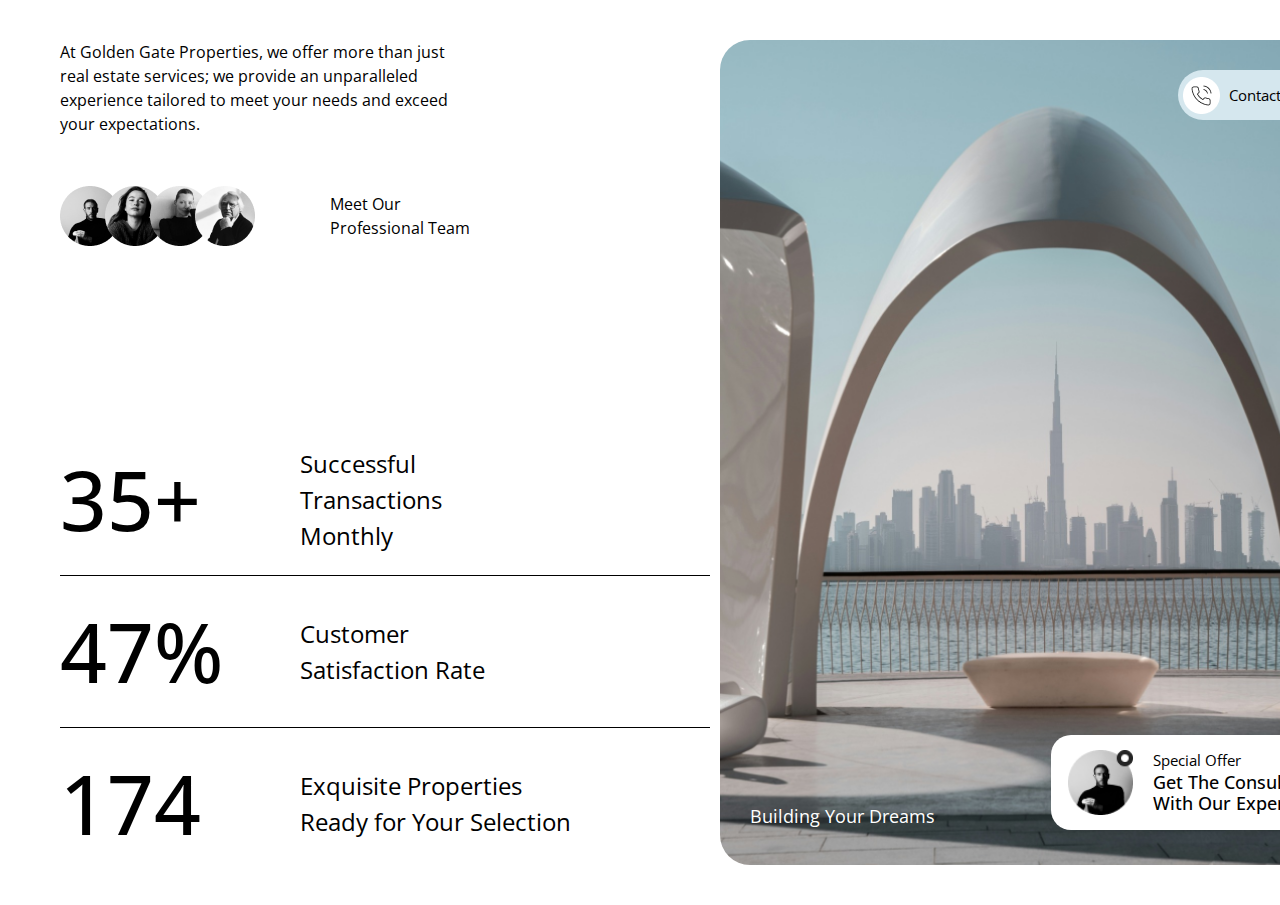
<file: index.html>
<!DOCTYPE html>
<html lang="en">
<head>
    <meta charset="UTF-8">
    <meta name="viewport" content="width=device-width, initial-scale=1.0">
    <title>Document</title>

    <!-- Style CSS -->
    <link rel="stylesheet" href="css/style.css">

    <!-- Animation -->
    <link rel="stylesheet" href="https://www.w3schools.com/w3css/4/w3.css">
</head>
<body>
    <section class="main">
        <div class="main_container">
            <div class="leftSide">
                <div class="leftTop">
                    <div class="paragraphTop">
                        <p class="paragraph">At Golden Gate Properties, we offer more than 
                            just real estate services; we provide an unparalleled experience tailored to meet your needs and exceed your expectations. </p>
                    </div>
                    <div class="circleImgParagraph">
                        <div class="circledImgDiv">
                        <img src="img/Ellipse_1.png" alt="" class="circleImage firstImg">
                        <img src="img/Ellipse_2.png" alt="" class="circleImage secondImg">
                        <img src="img/Ellipse_3.png" alt="" class="circleImage thirdImg">
                        <img src="img/Ellipse_4.png" alt="" class="circleImage fourthImg">
                    </div>
                        <p class="meetUs">Meet Our <br> Professional Team</p>
                    </div>
                </div>
                <div class="leftBelow">
                    <div class="blockTransaction Stat w3-animate-left">
                        <p class="numberTransaction number " id="counter1">0</p>
                        <p class="discriptionTransaction discription">Successful <br> Transactions <br> Monthly</p>
                    </div>
                    <hr class="horz_line"/>
                    <div class="blockRate Stat w3-animate-left">
                        <p class="numberRate number" id="counter2">0</p>
                        <p class="discriptionRate discription">Customer <br>Satisfaction Rate</p>
                    </div>
                    <hr class="horz_line"/>
                    <div class="blockProperties Stat w3-animate-left" >
                        <p class="numberProperties number" id="counter3">0</p>
                        <p class="discriptionProperties discription">Exquisite Properties <br> Ready for Your Selection</p>
                    </div>
                </div>
            </div>
            <div class="right">
                <div class="right_block">
                    <div class="contactUs">
                        <div class="contactUs_container">
                            <img src="img/phone_img.png" alt="" class="phone"/><p class="p_contact">Contact Us Now</p>
                        </div>
                    </div>
                    <div class="buildDreams">
                        <p class="p_buildDreams">Building Your Dreams</p>
                    </div>
                    <div class="message"> 
                        <div class="message_content">
                            <div class="questionDiv">
                                <img src="img/question_img_V2.png" alt="" class="question_img">
                            </div>
                            
                            <div class="message_window">
                                <div class="avatar">
                                    <img src="img/avatar_img.png" alt="" class="avatarImg">
                                </div>
                                <div class="message_text">
                                    <p class="upperText">Special Offer</p>
                                    <p class="lowerText">Get The Consultation <br>With Our Expert</p>
                                </div>
                            </div>
                        </div>
                    </div>
                </div>
            </div>
            

        </div>
        
    </section>
    <script src="/js/script.js"></script>
</body>
</html>
</file>
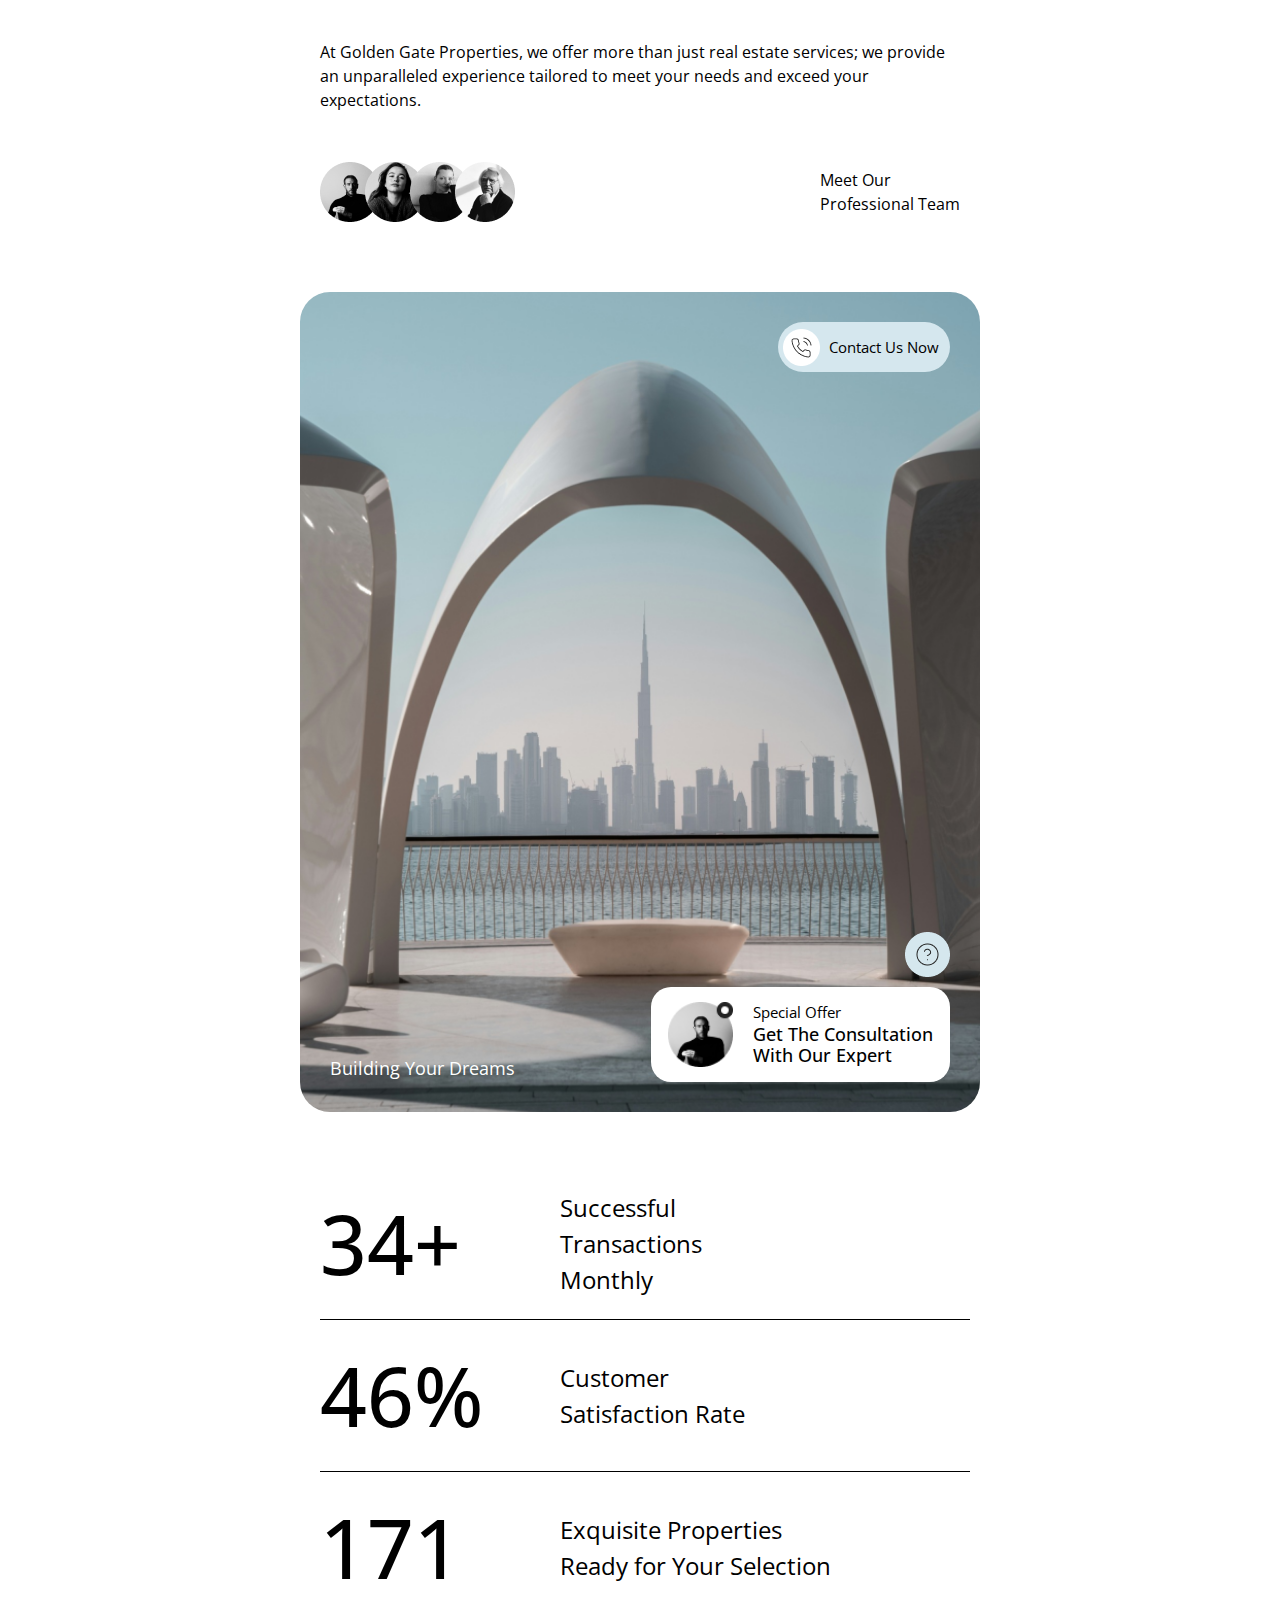
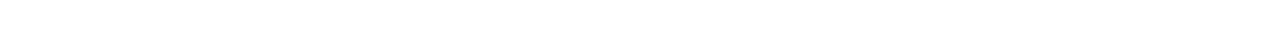
<file: mobVersion.html>
<!DOCTYPE html>
<html lang="en">
<head>
    <meta charset="UTF-8">
    <meta name="viewport" content="Width: 514px ">
    <title>Document</title>

    <!-- Style CSS -->
    <link rel="stylesheet" href="css/mobVersion.css">

    <!-- Animation -->
    <link rel="stylesheet" href="https://www.w3schools.com/w3css/4/w3.css">
</head>
<body>
    <section class="main">
        <div class="main_container">
            <div class="leftSide">
                <div class="leftTop">
                    <div class="paragraphTop">
                        <p class="paragraph">At Golden Gate Properties, we offer more than 
                            just real estate services; we provide an unparalleled experience tailored to meet your needs and exceed your expectations. </p>
                    </div>
                    <div class="circleImgParagraph">
                        <div class="circledImgDiv">
                        <img src="img/Ellipse_1.png" alt="" class="circleImage firstImg">
                        <img src="img/Ellipse_2.png" alt="" class="circleImage secondImg">
                        <img src="img/Ellipse_3.png" alt="" class="circleImage thirdImg">
                        <img src="img/Ellipse_4.png" alt="" class="circleImage fourthImg">
                    </div>
                        <p class="meetUs">Meet Our <br> Professional Team</p>
                    </div>
                </div>

                    <div class="right">
                                    <div class="right_block">
                                        <div class="contactUs">
                                            <div class="contactUs_container">
                                                <img src="img/phone_img.png" alt="" class="phone"/><p class="p_contact">Contact Us Now</p>
                                            </div>
                                        </div>
                                        <div class="buildDreams">
                                            <p class="p_buildDreams">Building Your Dreams</p>
                                        </div>
                                        <div class="message"> 
                                            <div class="message_content">
                                                <div class="questionDiv">
                                                    <img src="img/question_img_V2.png" alt="" class="question_img">
                                                </div>
                                                
                                                <div class="message_window">
                                                    <div class="avatar">
                                                        <img src="img/avatar_img.png" alt="" class="avatarImg">
                                                    </div>
                                                    <div class="message_text">
                                                        <p class="upperText">Special Offer</p>
                                                        <p class="lowerText">Get The Consultation <br>With Our Expert</p>
                                                    </div>
                                                </div>
                                            </div>
                                        </div>
                                    </div>
                                </div>

                
                <div class="leftBelow">
                    <div class="blockTransaction Stat w3-animate-left">
                        <p class="numberTransaction number " id="counter1">0</p>
                        <p class="discriptionTransaction discription">Successful <br> Transactions <br> Monthly</p>
                    </div>
                    <hr class="horz_line"/>
                    <div class="blockRate Stat w3-animate-left">
                        <p class="numberRate number" id="counter2">0</p>
                        <p class="discriptionRate discription">Customer <br>Satisfaction Rate</p>
                    </div>
                    <hr class="horz_line"/>
                    <div class="blockProperties Stat w3-animate-left" >
                        <p class="numberProperties number" id="counter3">0</p>
                        <p class="discriptionProperties discription">Exquisite Properties <br> Ready for Your Selection</p>
                    </div>
                </div>
            </div>
            
            

        </div>
        
    </section>
    <script src="/js/script.js"></script>
</body>
</html>
</file>
<file: css/style.css>
@import url('https://fonts.googleapis.com/css2?family=Montserrat:ital,wght@0,100..900;1,100..900&family=Open+Sans:ital,wght@0,300..800;1,300..800&family=Source+Sans+3:ital,wght@0,200..900;1,200..900&display=swap');

::root {
    --bg-color: #fff;
    --text-color: #232323;
}

body {
    margin: 0px;
    font-family: "Open Sans", sans-serif;
}

.main {
    padding: 0px;
    font-family: "Open Sans", sans-serif;
    padding: 40px;
    /* flex-direction: column;
    display: flex; */
}

.main_container {
    max-width: 1360px;
    margin: 0 auto;
    display: flex;
    justify-content: space-between;   
}

.leftSide {
    max-width: 680px;
    display: grid;
    flex-direction: column;
    gap: 192px;
}

.leftTop {
    max-width: 450px;
    display: grid;
    gap: 50px;
    padding: 0px 20px;
}

.paragraph {
    font-size: 16px;
    font-weight: 400;
    margin: 0px;
}

.meetUs {
    font-size: 16px;
    font-weight: 400;
    margin: 0px;
} 

.circleImgParagraph {
    display: flex;
    gap: 10px;
    align-items: center;
    justify-content: space-between;
}

.circledImgDiv {
    display: flex;
} 

.circleImage {
    width: 60px;
    height: 60px;
}

.firstImg {
    z-index: 1;
    position: relative;
}

.secondImg {
    z-index: 2;
    position: relative;
    left: -15px;
}

.thirdImg {
    z-index: 3;
    position: relative;
    left: -30px;
}

.fourthImg {
    z-index: 4;
    position: relative;
    left: -45px;
}

.leftBelow {
    max-width: 680px;
    flex-direction: column;
    padding: 0px 20px;
}

.Stat {
    display: flex;
    gap: 40px;
    align-items: center;
}

.horz_line {
    width: 650px;
    margin: 14px 0px;
    border-top: 1px solid black ;
}


.number {
    font-size: 82px;
    font-weight: 500;
    margin: 0px;
    font-family: "Open Sans", sans-serif;
    width: 200px;
}

.discription {
    font-size: 24px;
    font-weight: 400;
    margin: 0px;
} 

.right {
    background-image: url(../img/bg.png);
    border-radius: 30px;
    position: relative;
    background-size: cover;
}

.right_block{
    width: 660px;
    height: 820px;
    display: grid;
    grid-template-columns: repeat(2, 1fr);
    grid-template-rows: repeat(2, 1fr);
    grid-column-gap: 0px;
    grid-row-gap: 0px;
    padding: 30px;
}

    
.contactUs { 
    grid-area: 1 / 1 / 2 / 3; 
    justify-content: end;
    display: grid;
}

.contactUs_container {
    display: flex;
    align-items: center;
    gap: 9px;
    background-color: #D5E7EE;
    padding: 14px 11px 14px 5px;
    max-width: 196px;
    max-height: 50px;
    border-radius: 70px;
}

.p_contact {
    margin: 0px;
    /* font-size: 18px; */
}

.phone {
    width: 37px;
    height: 37px;
}

.buildDreams { 
    grid-area: 2 / 1 / 3 / 2; 
    align-self: end;
}

.p_buildDreams {
    margin: 0px;
    font-size: 18px;
    color: #fff;
}

.message { 
    grid-area: 2 / 2 / 3 / 3; 
    align-items: end;
    display: grid;
    justify-content: end;
}

.message_content {
    flex-direction: column;
    display: flex;
    justify-content: end;
}

.questionDiv {
    justify-content: end;
    display: grid;
    margin-bottom: 10px ;
}

.question_img {
    width: 45px;
    height: auto;
    align-self:  end;
}

.message_window {
    background-color: #fff;
    padding: 15px 17px;
    border-radius: 20px;
    justify-content: space-between;
    gap: 20px;
    max-width: 350px;
    max-height: 98px;
    display: flex;
}

.avatarImg {
    width: 65px;
    height: auto;
}

.upperText, .lowerText {
    margin: 0px;
}

.upperText {
    font-size: 15px;
    font-weight: 400;
    line-height: 21.6px;
}

.lowerText {
    font-size: 18px;
    font-weight: 500;
    line-height: 21.6px;
}
</file>
<file: css/mobVersion.css>
@import url('https://fonts.googleapis.com/css2?family=Montserrat:ital,wght@0,100..900;1,100..900&family=Open+Sans:ital,wght@0,300..800;1,300..800&family=Source+Sans+3:ital,wght@0,200..900;1,200..900&display=swap');

::root {
    --bg-color: #fff;
    --text-color: #232323;
}

body {
    margin: 0px;
    font-family: "Open Sans", sans-serif;
    min-width: 514px;
}

.main {
    padding: 0px;
    font-family: "Open Sans", sans-serif;
    padding: 40px;
    /* flex-direction: column;
    display: flex; */
}

.main_container {
    max-width: 1360px;
    margin: 0 auto;
    display: flex;
    justify-content: center;
}

.leftSide {
    max-width: 680px;
    display: grid;
    flex-direction: column;
    gap: 70px;
}

.leftTop {
    /* max-width: 450px; */
    display: grid;
    gap: 50px;
    padding: 0px 20px;
}

.paragraph {
    font-size: 16px;
    font-weight: 400;
    margin: 0px;
}

.meetUs {
    font-size: 16px;
    font-weight: 400;
    margin: 0px;
} 

.circleImgParagraph {
    display: flex;
    gap: 10px;
    align-items: center;
    justify-content: space-between;
}

.circledImgDiv {
    display: flex;
} 

.circleImage {
    width: 60px;
    height: 60px;
}

.firstImg {
    z-index: 1;
    position: relative;
}

.secondImg {
    z-index: 2;
    position: relative;
    left: -15px;
}

.thirdImg {
    z-index: 3;
    position: relative;
    left: -30px;
}

.fourthImg {
    z-index: 4;
    position: relative;
    left: -45px;
}

.leftBelow {
    max-width: 680px;
    flex-direction: column;
    padding: 0px 20px;
}

.Stat {
    display: flex;
    gap: 40px;
    align-items: center;
}

.horz_line {
    width: 650px;
    margin: 14px 0px;
    border-top: 1px solid black ;
}


.number {
    font-size: 82px;
    font-weight: 500;
    margin: 0px;
    font-family: "Open Sans", sans-serif;
    width: 200px;
}

.discription {
    font-size: 24px;
    font-weight: 400;
    margin: 0px;
} 

.right {
    background-image: url(../img/bg.png);
    border-radius: 30px;
    position: relative;
    background-size: cover;
}

.right_block{
    /* width: 660px; */
    height: 820px;
    display: grid;
    grid-template-columns: repeat(2, 1fr);
    grid-template-rows: repeat(2, 1fr);
    grid-column-gap: 0px;
    grid-row-gap: 0px;
    padding: 30px;
}

    
.contactUs { 
    grid-area: 1 / 1 / 2 / 3; 
    justify-content: end;
    display: grid;
}

.contactUs_container {
    display: flex;
    align-items: center;
    gap: 9px;
    background-color: #D5E7EE;
    padding: 14px 11px 14px 5px;
    max-width: 196px;
    max-height: 50px;
    border-radius: 70px;
}

.p_contact {
    margin: 0px;
    /* font-size: 18px; */
}

.phone {
    width: 37px;
    height: 37px;
}

.buildDreams { 
    grid-area: 2 / 1 / 3 / 2; 
    align-self: end;
}

.p_buildDreams {
    margin: 0px;
    font-size: 18px;
    color: #fff;
}

.message { 
    grid-area: 2 / 2 / 3 / 3; 
    align-items: end;
    display: grid;
    justify-content: end;
}

.message_content {
    flex-direction: column;
    display: flex;
    justify-content: end;
}

.questionDiv {
    justify-content: end;
    display: grid;
    margin-bottom: 10px ;
}

.question_img {
    width: 45px;
    height: auto;
    align-self:  end;
}

.message_window {
    background-color: #fff;
    padding: 15px 17px;
    border-radius: 20px;
    justify-content: space-between;
    gap: 20px;
    max-width: 350px;
    max-height: 98px;
    display: flex;
}

.avatarImg {
    width: 65px;
    height: auto;
}

.upperText, .lowerText {
    margin: 0px;
}

.upperText {
    font-size: 15px;
    font-weight: 400;
    line-height: 21.6px;
}

.lowerText {
    font-size: 18px;
    font-weight: 500;
    line-height: 21.6px;
}
</file>
